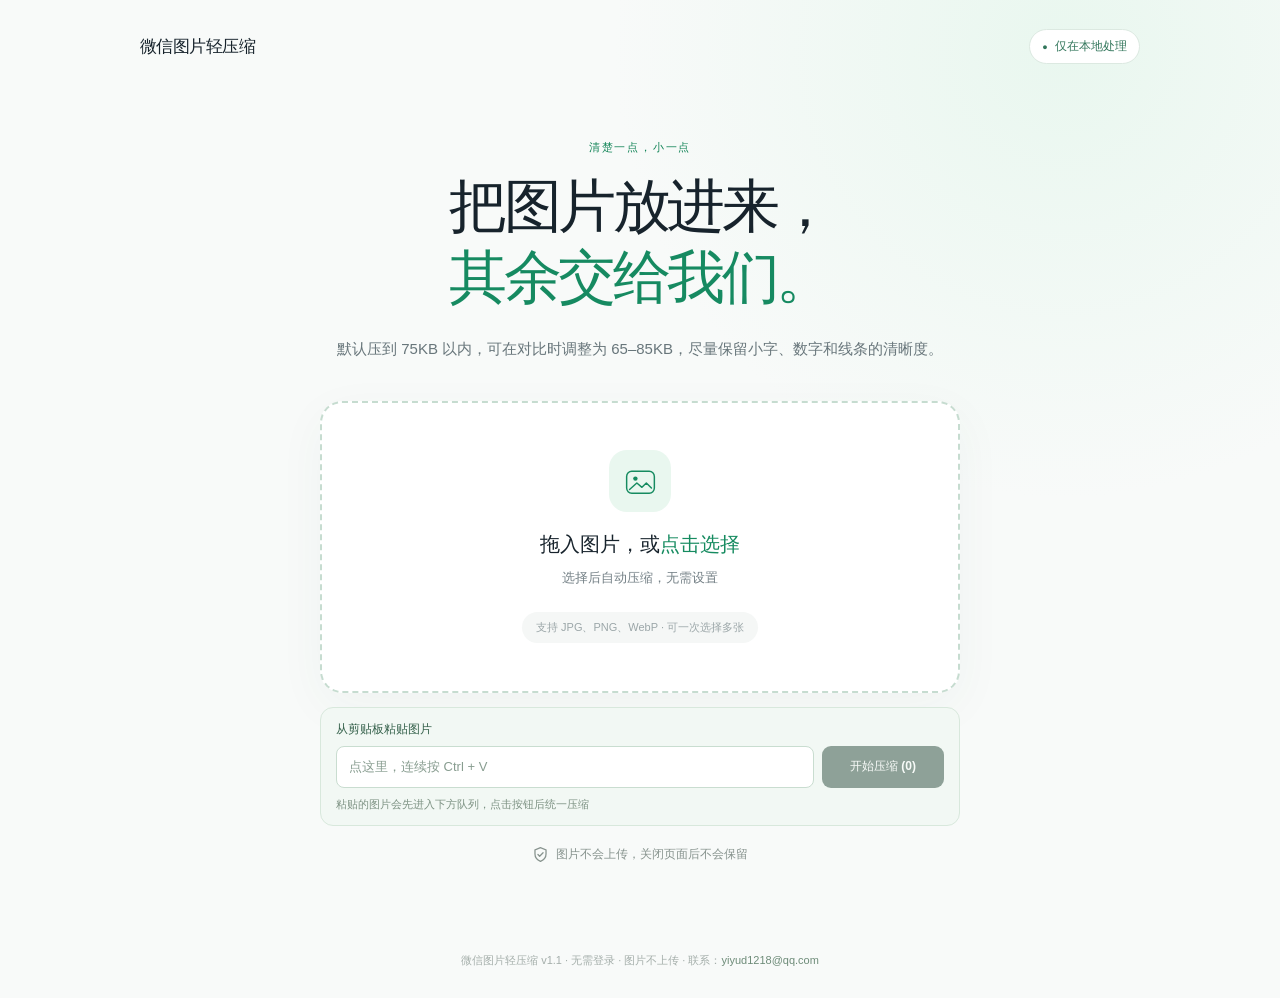
<file: index.html>
<!doctype html>
<html lang="zh-CN">
<head>
  <meta charset="utf-8">
  <meta name="viewport" content="width=device-width, initial-scale=1">
  <meta name="color-scheme" content="light">
  <title>微信图片轻压缩</title>
  <link rel="stylesheet" href="./style.css">
</head>
<body>
  <main class="shell">
    <header class="masthead">
      <div class="brand">微信图片轻压缩</div>
      <span class="local-pill"><span aria-hidden="true">●</span> 仅在本地处理</span>
    </header>

    <div class="workspace">
    <section class="hero" aria-labelledby="title">
      <p class="eyebrow">清楚一点，小一点</p>
      <h1 id="title">把图片放进来，<br><span>其余交给我们。</span></h1>
      <p class="intro">默认压到 75KB 以内，可在对比时调整为 65–85KB，尽量保留小字、数字和线条的清晰度。</p>

      <div id="dropzone" class="dropzone" role="button" tabindex="0" aria-label="选择图片，或将图片拖入这里">
        <div class="upload-icon" aria-hidden="true">
          <svg viewBox="0 0 48 48" fill="none"><rect x="5" y="10" width="38" height="30" rx="7" stroke="currentColor" stroke-width="2"/><circle cx="17" cy="20" r="3" fill="currentColor"/><path d="m9 35 10-9 7 6 6-6 7 7" stroke="currentColor" stroke-width="2" stroke-linecap="round" stroke-linejoin="round"/></svg>
        </div>
        <p class="drop-title">拖入图片，或<span class="upload-link">点击选择</span></p>
        <p class="drop-sub">选择后自动压缩，无需设置</p>
        <p class="format-label">支持 JPG、PNG、WebP · 可一次选择多张</p>
      </div>
      <input id="fileInput" type="file" accept="image/jpeg,image/png,image/webp" multiple hidden>
      <div class="paste-box">
        <label for="pasteTarget" class="paste-label">从剪贴板粘贴图片</label>
        <div class="paste-input-row">
          <textarea id="pasteTarget" class="paste-target" rows="1" placeholder="点这里，连续按 Ctrl + V" aria-describedby="pasteStatus" spellcheck="false"></textarea>
          <button id="pasteStart" class="button button-dark" type="button" disabled>开始压缩 (0)</button>
        </div>
        <p id="pasteStatus" class="paste-status" role="status" aria-live="polite">粘贴的图片会先进入下方队列，点击按钮后统一压缩</p>
      </div>
      <div id="pasteQueuePanel" class="paste-queue-panel hidden">
        <div class="paste-queue-heading"><strong>待压缩队列</strong><span id="pasteCount">0 张</span></div>
        <div id="pasteQueueList" class="paste-queue-list"></div>
      </div>
      <p class="privacy"><svg viewBox="0 0 20 20" fill="none" aria-hidden="true"><path d="M10 2 3.5 4.7v4.8c0 4.1 2.6 6.9 6.5 8.5 3.9-1.6 6.5-4.4 6.5-8.5V4.7L10 2Z" stroke="currentColor" stroke-width="1.5"/><path d="m7 10 2 2 4-4" stroke="currentColor" stroke-width="1.5" stroke-linecap="round" stroke-linejoin="round"/></svg>图片不会上传，关闭页面后不会保留</p>
    </section>

    <section id="results" class="results hidden" aria-labelledby="results-title">
      <div class="results-heading"><div><p class="eyebrow">已经为你处理</p><h2 id="results-title">压缩结果</h2></div><button id="downloadAll" class="button button-outline hidden" type="button">下载全部当前版本 ZIP</button></div>
      <div id="resultList" class="result-list" aria-live="polite"></div>
    </section>
    </div>
  </main>
  <dialog id="previewDialog" class="preview-dialog" aria-labelledby="previewTitle">
    <div class="preview-head"><div><p class="eyebrow">放大检查细节</p><h2 id="previewTitle">图片对比</h2></div><div class="preview-actions"><button id="previewZoom" class="button button-outline" type="button">适应窗口</button><button id="previewClose" class="button button-dark" type="button">关闭</button></div></div>
    <p class="preview-hint">默认按原尺寸显示，可在图片内滚动查看。请重点比较小字、数字和细线。</p>
    <div class="preview-controls">
      <div class="preview-range-heading"><label for="previewTarget">当前版本上限 <strong id="previewTargetValue">75KB</strong></label><span id="previewActual">实际大小：—</span></div>
      <input id="previewTarget" type="range" min="65" max="85" step="1" value="75" aria-describedby="previewRangeHint previewStatus">
      <div id="previewRangeHint" class="preview-range-labels"><span>65KB · 更省空间</span><span>85KB · 更多细节</span></div>
      <div class="preview-control-actions"><span id="previewStatus" role="status" aria-live="polite">拖动滑块后重新生成当前版本</span><button id="previewDownload" class="button button-dark" type="button">下载当前版</button><button id="previewHigh" class="button button-soft" type="button">生成 ≤150KB 版</button><button id="previewHighDownload" class="button button-outline hidden" type="button">下载 ≤150KB 版</button></div>
    </div>
    <div id="previewGrid" class="preview-grid">
      <div class="preview-column"><h3>原图</h3><div class="preview-frame"><img id="previewOriginal" alt="原图预览"></div></div>
      <div class="preview-column"><h3 id="previewStandardTitle">当前版本 · ≤75KB</h3><div class="preview-frame"><img id="previewStandard" alt="当前版本预览"></div></div>
      <div id="previewRelaxedColumn" class="preview-column hidden"><h3 id="previewRelaxedTitle">更清晰版 · ≤150KB</h3><div class="preview-frame"><img id="previewRelaxed" alt="更清晰版本预览"></div></div>
    </div>
  </dialog>
  <footer>微信图片轻压缩 v1.1 · 无需登录 · 图片不上传 · 联系：<a href="mailto:yiyud1218@qq.com">yiyud1218@qq.com</a></footer>
  <script src="./app.js" defer></script>
</body>
</html>
</file>
<file: style.css>
:root{font-family:Inter,"Segoe UI","Microsoft YaHei",sans-serif;color:#17232c;background:#f8faf9;font-synthesis:none}*{box-sizing:border-box}body{margin:0;min-height:100vh;background:radial-gradient(circle at 83% 5%,#e9f7ef 0,transparent 28rem),#f8faf9}.shell{max-width:1060px;margin:0 auto;padding:0 30px 70px}.masthead{height:92px;display:flex;justify-content:space-between;align-items:center}.brand{display:flex;align-items:center;gap:11px;font-size:17px;font-weight:700;letter-spacing:-.03em}.brand-icon{width:33px;height:33px;border-radius:10px;display:grid;place-items:center;background:#127c59;color:#fff;font-size:23px;font-weight:400}.local-pill{border:1px solid #dce9e1;border-radius:999px;background:#fff;color:#32765b;font-size:12px;padding:8px 12px}.local-pill span{font-size:9px;margin-right:4px}.hero{text-align:center;padding-top:48px}.eyebrow{color:#128457;letter-spacing:.16em;font-size:11px;font-weight:800;margin:0 0 16px}.hero h1{font-size:clamp(36px,5.5vw,58px);letter-spacing:-.06em;line-height:1.22;margin:0;font-weight:800}.hero h1 span{color:#168a61}.intro{color:#68767b;font-size:15px;line-height:1.8;margin:22px 0 39px}.dropzone{max-width:640px;min-height:292px;margin:0 auto;border:2px dashed #c6dcd0;border-radius:22px;background:#fff;box-shadow:0 14px 50px #265d3c0b;display:flex;align-items:center;justify-content:center;flex-direction:column;cursor:pointer;transition:.2s;outline:none}.dropzone:hover,.dropzone:focus-visible,.dropzone.dragging{border-color:#15966a;background:#f4fcf7;box-shadow:0 15px 45px #247c5520}.upload-icon{width:62px;height:62px;background:#e9f7ef;color:#168b60;border-radius:18px;display:grid;place-items:center;margin-bottom:19px}.upload-icon svg{width:35px;height:35px}.drop-title{font-size:20px;font-weight:700;margin:0}.upload-link{color:#168b60}.drop-sub{font-size:13px;color:#748086;margin:11px 0 25px}.format-label{font-size:11px;color:#9ba6a8;background:#f5f7f6;border-radius:999px;padding:8px 14px;margin:0}.privacy{display:flex;gap:7px;align-items:center;justify-content:center;color:#87938e;font-size:12px;margin:20px}.privacy svg{height:17px;width:17px}.results{margin:74px auto 0;max-width:840px}.hidden{display:none!important}.results-heading{display:flex;align-items:end;justify-content:space-between;gap:20px;margin-bottom:18px}.results-heading .eyebrow{margin-bottom:7px}.results h2{margin:0;font-size:26px;letter-spacing:-.04em}.result-actions{display:flex;align-items:center;gap:15px}.text-button{border:0;background:none;color:#14875e;font:inherit;font-size:13px;font-weight:700;cursor:pointer;padding:10px 0}.button{border:0;border-radius:9px;padding:11px 16px;font:inherit;font-size:13px;font-weight:700;cursor:pointer;white-space:nowrap}.button-dark{color:#fff;background:#173a2a}.button-dark:hover{background:#246448}.button-outline{border:1px solid #cfe2d7;background:#fff;color:#187a58}.button-outline:hover{background:#f0faf4}.button:disabled{opacity:.45;cursor:not-allowed}.result-list{display:grid;gap:12px}.result-card{background:#fff;border:1px solid #e5ece8;border-radius:15px;padding:16px 18px;display:flex;align-items:center;gap:16px;box-shadow:0 5px 19px #314e3b08}.thumb{width:66px;height:66px;object-fit:cover;background:#f3f5f4;border-radius:8px;flex:none}.file-info{min-width:0;flex:1}.file-name{font-size:14px;font-weight:700;overflow:hidden;text-overflow:ellipsis;white-space:nowrap;margin:0 0 8px}.file-meta{font-size:12px;color:#8b9695;margin:0;display:flex;flex-wrap:wrap;gap:6px}.file-meta .arrow{color:#b5bfbb}.file-meta .final{color:#158157;font-weight:700}.status{font-size:12px;color:#6f7e78;margin:8px 0 0}.status.success{color:#168558}.status.error{color:#bd514d}.spinner{display:inline-block;width:12px;height:12px;border:2px solid #c8e6d5;border-top-color:#118e5d;border-radius:50%;animation:spin .8s linear infinite;vertical-align:-2px;margin-right:5px}@keyframes spin{to{transform:rotate(360deg)}}footer{text-align:center;color:#a4aeaa;font-size:11px;padding:0 20px 30px}@media(max-width:650px){.shell{padding:0 18px 50px}.masthead{height:72px}.hero{padding-top:35px}.dropzone{min-height:260px;padding:22px}.results{margin-top:55px}.results-heading{align-items:start}.result-actions{flex-direction:column-reverse;align-items:end;gap:0}.result-card{gap:10px;padding:12px}.thumb{width:48px;height:48px}.file-meta{line-height:1.5}.result-card .button{font-size:11px;padding:9px}.local-pill{font-size:10px}}
.quality-note{font-size:12px;line-height:1.5;color:#8b6a31;margin:8px 0 0}.clearer-trigger{padding:7px 0 0;text-align:left;font-size:12px}.clearer-trigger:disabled{color:#89958f;cursor:default}.relaxed-panel{display:flex;align-items:center;justify-content:space-between;gap:12px;flex-wrap:wrap;margin-top:9px;padding:10px 12px;background:#f1f9f4;border:1px solid #dbece1;border-radius:9px;color:#1c7551;font-size:12px;font-weight:700}.relaxed-panel .button{font-size:11px;padding:7px 10px}
.preview-trigger{padding:7px 0 0;font-size:12px}.preview-dialog{width:min(96vw,1380px);max-width:none;max-height:92vh;border:1px solid #dce9e1;border-radius:18px;padding:22px;background:#fff;color:#17232c;box-shadow:0 30px 90px #102d1f40}.preview-dialog::backdrop{background:#10241dcc}.preview-head{display:flex;align-items:start;justify-content:space-between;gap:20px}.preview-head h2{font-size:22px;margin:0;overflow-wrap:anywhere}.preview-head .eyebrow{margin-bottom:6px}.preview-actions{display:flex;align-items:center;gap:12px;flex:none}.preview-hint{color:#728078;font-size:12px;line-height:1.5;margin:14px 0 18px}.preview-grid{display:grid;grid-template-columns:repeat(2,minmax(0,1fr));gap:12px}.preview-grid:has(.preview-column:nth-child(3):not(.hidden)){grid-template-columns:repeat(3,minmax(0,1fr))}.preview-column{min-width:0}.preview-column h3{font-size:13px;margin:0 0 8px}.preview-frame{height:min(66vh,700px);overflow:auto;background:#edf2ef;border:1px solid #e2e9e5;border-radius:10px;text-align:center}.preview-frame img{display:block;max-width:100%;height:auto;margin:auto}.preview-dialog.zoomed .preview-frame img{max-width:none;margin:0}@media(max-width:700px){.preview-dialog{padding:14px}.preview-head{flex-wrap:wrap}.preview-grid,.preview-grid:has(.preview-column:nth-child(3):not(.hidden)){grid-template-columns:1fr}.preview-frame{height:48vh}}

/* Keep the input and the finished work in one desktop viewport. */
.shell.has-results{max-width:1480px}
.shell.has-results .workspace{display:grid;grid-template-columns:minmax(290px,.78fr) minmax(460px,1.22fr);gap:30px;align-items:start}
.shell.has-results .hero{text-align:left;padding-top:28px;min-width:0}
.shell.has-results .hero h1{font-size:clamp(30px,3vw,43px);line-height:1.2}
.shell.has-results .intro{margin:16px 0 24px;font-size:14px}
.shell.has-results .dropzone{min-height:175px;max-width:none;margin:0;padding:16px}
.shell.has-results .upload-icon{width:44px;height:44px;margin-bottom:9px}
.shell.has-results .upload-icon svg{width:26px;height:26px}
.shell.has-results .drop-title{font-size:17px}
.shell.has-results .drop-sub{margin:8px 0 18px}
.shell.has-results .privacy{justify-content:flex-start;margin:16px 0}
.shell.has-results .results{margin:28px 0 0;max-width:none;min-width:0}
.shell.has-results .results-heading{margin-bottom:16px}
.shell.has-results .result-list{max-height:calc(100vh - 205px);overflow-y:auto;padding:1px 6px 8px 1px;scrollbar-color:#bfd6c7 transparent}
.result-card{display:grid;grid-template-columns:60px minmax(0,1fr);align-items:start;gap:14px;padding:16px}
.result-card .thumb{width:60px;height:60px}
.result-card .file-info{width:100%}
.card-actions{display:flex;align-items:center;gap:9px;flex-wrap:wrap;margin-top:12px}
.card-actions .button{font-size:12px;padding:10px 14px}
.button-soft{background:#e5f5e9;color:#126947;border:1px solid #bfe3c9}
.button-soft:hover{background:#d4eddb}
.quality-box{display:flex;align-items:center;justify-content:space-between;gap:10px;flex-wrap:wrap;margin-top:12px;padding:10px 12px;border-radius:10px;background:#fff8eb;border:1px solid #f0dfbd}
.quality-note{margin:0;font-size:12px;color:#8a6230;line-height:1.5}
.quality-box .button{font-size:11px;padding:8px 11px}
.relaxed-panel{margin-top:10px}
@media(max-width:880px){.shell.has-results .workspace{display:block}.shell.has-results .hero{text-align:center;padding-top:24px}.shell.has-results .hero h1{font-size:clamp(31px,6vw,40px)}.shell.has-results .dropzone{max-width:640px;margin:auto}.shell.has-results .privacy{justify-content:center}.shell.has-results .results{margin:40px auto 0;max-width:640px}.shell.has-results .result-list{max-height:none;overflow:visible}}

.paste-box{max-width:640px;margin:14px auto 0;padding:13px 15px;text-align:left;background:#f2f8f4;border:1px solid #d8e8dc;border-radius:13px;transition:border-color .2s,box-shadow .2s}
.paste-box:focus-within{border-color:#17865c;box-shadow:0 0 0 3px #1e9d6921}
.paste-label{display:block;font-size:12px;font-weight:700;color:#35614b;margin-bottom:8px}
.paste-input-row{display:flex;align-items:stretch;gap:8px}
.paste-input-row .paste-target{flex:1;width:auto;min-width:0}
.paste-input-row .button{min-width:122px;padding:0 10px;font-size:12px}
.paste-target{display:block;width:100%;height:42px;min-height:42px;padding:10px 12px;border:1px solid #c9ddd0;border-radius:8px;background:#fff;color:#1e3828;font:inherit;font-size:13px;line-height:20px;resize:none;overflow:hidden;outline:none}
.paste-target::placeholder{color:#889d90}
.paste-target:focus{border-color:#16885d}
.paste-status{min-height:16px;margin:8px 0 0;color:#7d9283;font-size:11px;line-height:1.5}
.paste-status.ready,.paste-status.success{color:#14794f;font-weight:600}
.paste-status.working{color:#536f5a}
.paste-status.error{color:#b7554f}
.shell.has-results .paste-box{max-width:none}
.paste-queue-panel{max-width:640px;margin:9px auto 0;padding:10px 12px;border:1px solid #dfeae3;border-radius:12px;background:#fff;text-align:left}
.paste-queue-heading{display:flex;justify-content:space-between;gap:10px;align-items:center;margin-bottom:8px;color:#2d5740;font-size:12px}
.paste-queue-heading span{color:#72907b;font-weight:600}
.paste-queue-list{display:grid;gap:6px;max-height:170px;overflow-y:auto}
.paste-queue-item{display:grid;grid-template-columns:34px minmax(0,1fr) auto;align-items:center;gap:9px;padding:5px 7px;border-radius:8px;background:#f7faf8}
.paste-queue-item img{width:34px;height:34px;object-fit:cover;border-radius:5px;background:#e9f0eb}
.paste-queue-name{overflow:hidden;text-overflow:ellipsis;white-space:nowrap;color:#4a6152;font-size:11px}
.paste-queue-remove{border:0;background:none;color:#987669;font:inherit;font-size:11px;cursor:pointer;padding:5px}
.paste-queue-remove:hover{color:#b34839;text-decoration:underline}
.shell.has-results .paste-queue-panel{max-width:none}
@media(max-width:880px){.shell.has-results .paste-box,.shell.has-results .paste-queue-panel{max-width:640px}}
footer a{color:#6d8b78;text-decoration:none}footer a:hover{text-decoration:underline}

.preview-controls{margin:0 0 16px;padding:15px 17px;background:#f5faf6;border:1px solid #dcebe0;border-radius:12px}
.preview-range-heading{display:flex;justify-content:space-between;align-items:baseline;gap:12px;color:#2c4d39;font-size:13px}
.preview-range-heading strong{font-size:18px;color:#147d54;margin-left:6px}
.preview-range-heading span{color:#638273;font-size:12px}
#previewTarget{display:block;width:100%;margin:13px 0 4px;accent-color:#168a61;cursor:pointer}
.preview-range-labels{display:flex;justify-content:space-between;color:#789184;font-size:11px}
.preview-control-actions{display:flex;align-items:center;flex-wrap:wrap;gap:8px;margin-top:13px}
#previewStatus{color:#5d7968;font-size:12px;line-height:1.5;flex:1;min-width:170px}
.preview-control-actions .button{font-size:12px;padding:9px 12px}
@media(max-width:700px){.preview-range-heading{align-items:start;flex-direction:column;gap:4px}.preview-control-actions .button{flex:1}}
@media(min-width:701px){.preview-frame{height:min(52vh,600px)}}
</file>
